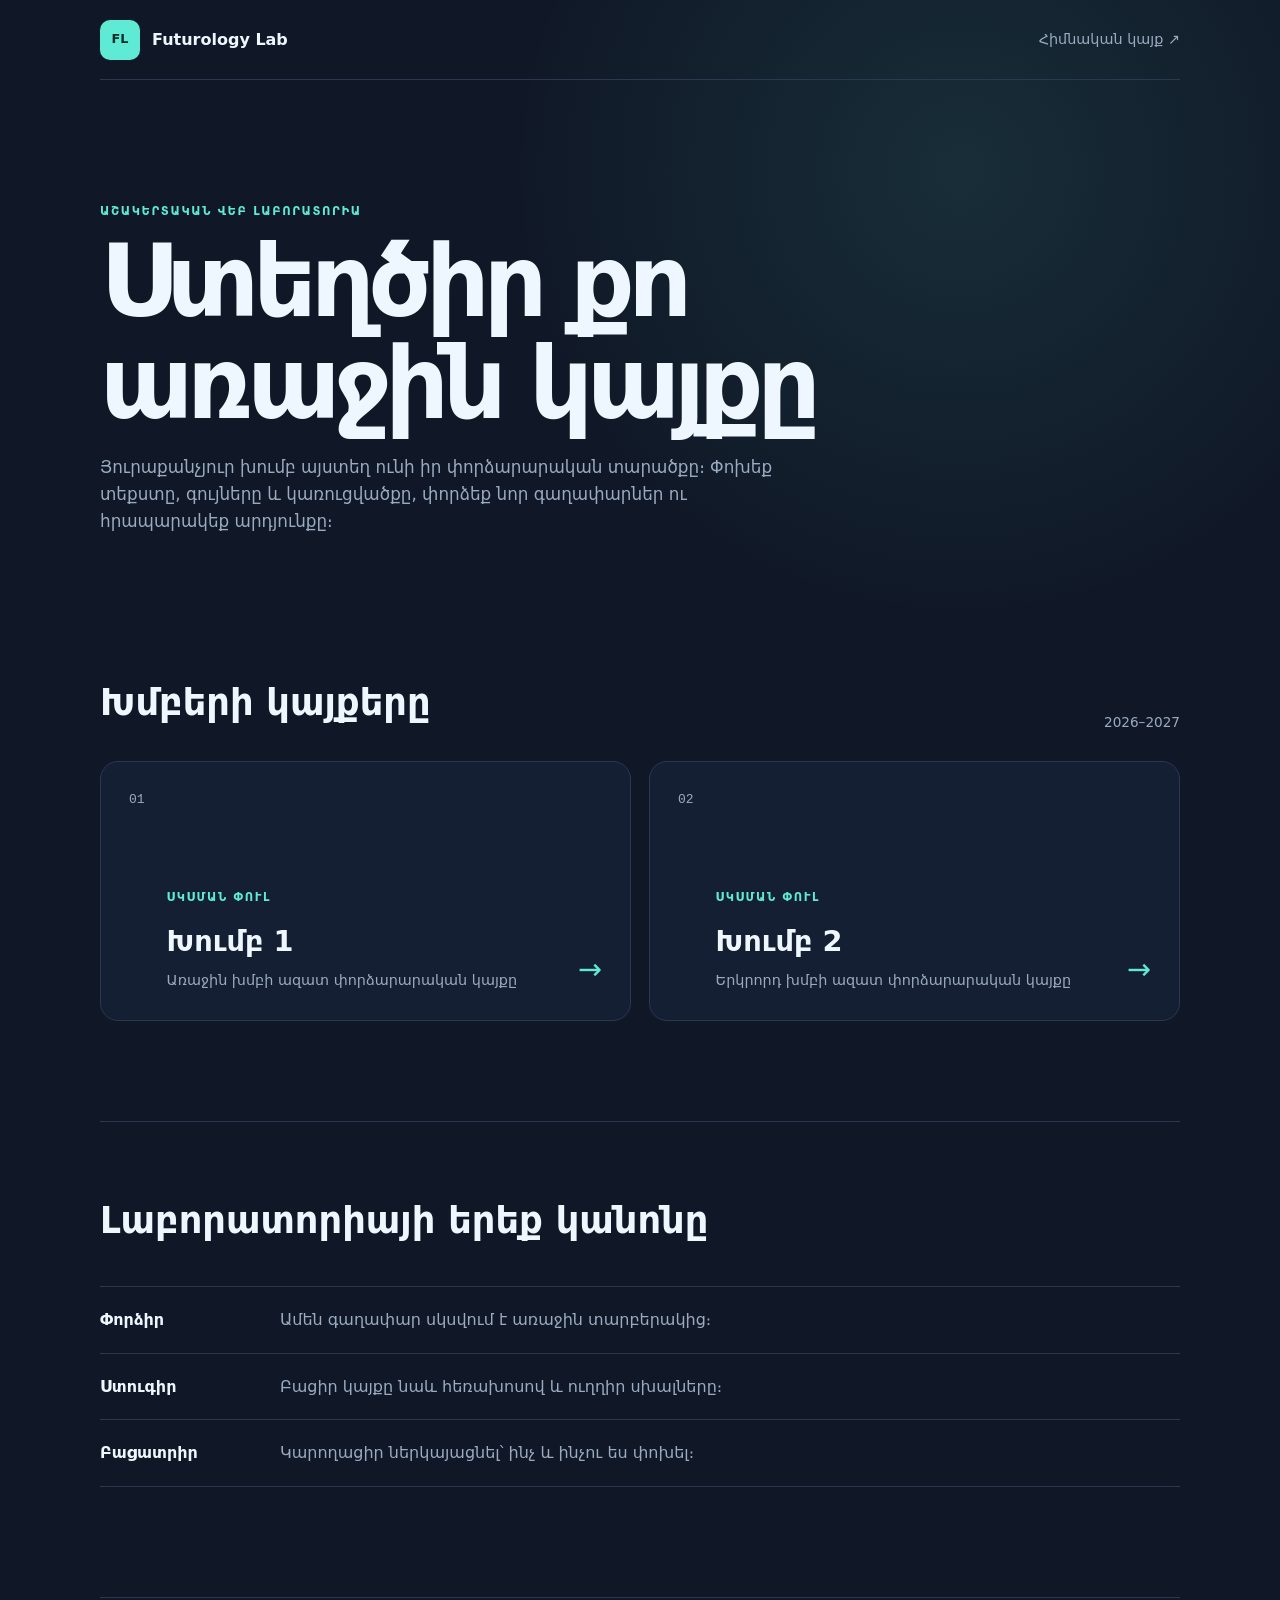
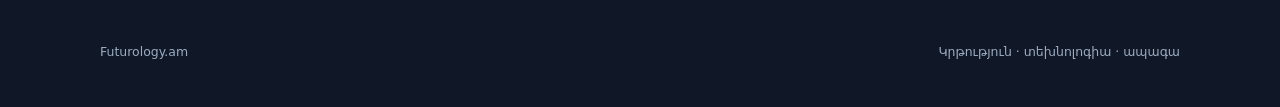
<file: index.html>
<!doctype html>
<html lang="hy">
  <head>
    <meta charset="UTF-8" />
    <meta name="viewport" content="width=device-width, initial-scale=1.0" />
    <meta name="description" content="Futurology Lab — աշակերտական կայքերի փորձարարական տարածք" />
    <meta name="theme-color" content="#101827" />
    <title>Futurology Lab</title>
    <link
      rel="icon"
      type="image/svg+xml"
      href="data:image/svg+xml,%3Csvg xmlns='http://www.w3.org/2000/svg' viewBox='0 0 64 64'%3E%3Crect width='64' height='64' rx='14' fill='%23101827'/%3E%3Cpath d='M22 13h20v6l-4 7v9l10 15H16l10-15v-9l-4-7z' fill='none' stroke='%235eead4' stroke-width='5' stroke-linejoin='round'/%3E%3C/svg%3E"
    />
    <link rel="stylesheet" href="style.css" />
  </head>
  <body>
    <header class="site-header">
      <a class="brand" href="https://futurology.am">
        <span class="brand-mark">FL</span>
        <span>Futurology Lab</span>
      </a>
      <a class="main-site" href="https://futurology.am">Հիմնական կայք ↗</a>
    </header>

    <main>
      <section class="intro">
        <p class="eyebrow">ԱՇԱԿԵՐՏԱԿԱՆ ՎԵԲ ԼԱԲՈՐԱՏՈՐԻԱ</p>
        <h1>Ստեղծիր քո առաջին կայքը</h1>
        <p>
          Յուրաքանչյուր խումբ այստեղ ունի իր փորձարարական տարածքը։ Փոխեք տեքստը,
          գույները և կառուցվածքը, փորձեք նոր գաղափարներ ու հրապարակեք արդյունքը։
        </p>
      </section>

      <section class="projects" aria-labelledby="projects-title">
        <div class="section-title">
          <h2 id="projects-title">Խմբերի կայքերը</h2>
          <span>2026–2027</span>
        </div>

        <div class="project-grid">
          <a class="project-card" href="group1/">
            <span class="number">01</span>
            <div>
              <p class="status">ՍԿՍՄԱՆ ՓՈՒԼ</p>
              <h3>Խումբ 1</h3>
              <p>Առաջին խմբի ազատ փորձարարական կայքը</p>
            </div>
            <span class="arrow">→</span>
          </a>

          <a class="project-card" href="group2/">
            <span class="number">02</span>
            <div>
              <p class="status">ՍԿՍՄԱՆ ՓՈՒԼ</p>
              <h3>Խումբ 2</h3>
              <p>Երկրորդ խմբի ազատ փորձարարական կայքը</p>
            </div>
            <span class="arrow">→</span>
          </a>
        </div>
      </section>

      <section class="rules">
        <h2>Լաբորատորիայի երեք կանոնը</h2>
        <ol>
          <li><strong>Փորձիր</strong><span>Ամեն գաղափար սկսվում է առաջին տարբերակից։</span></li>
          <li><strong>Ստուգիր</strong><span>Բացիր կայքը նաև հեռախոսով և ուղղիր սխալները։</span></li>
          <li><strong>Բացատրիր</strong><span>Կարողացիր ներկայացնել՝ ինչ և ինչու ես փոխել։</span></li>
        </ol>
      </section>
    </main>

    <footer>
      <span>Futurology.am</span>
      <span>Կրթություն · տեխնոլոգիա · ապագա</span>
    </footer>
  </body>
</html>
</file>
<file: style.css>
:root {
  --bg: #101827;
  --panel: #172236;
  --text: #eef6ff;
  --muted: #9aabc0;
  --line: #2a3850;
  --accent: #5eead4;
  --accent-dark: #092e2b;
}

* { box-sizing: border-box; }

body {
  margin: 0;
  min-width: 320px;
  color: var(--text);
  background:
    radial-gradient(circle at 75% 10%, rgba(94, 234, 212, .1), transparent 28rem),
    var(--bg);
  font-family: system-ui, -apple-system, "Segoe UI", sans-serif;
  line-height: 1.6;
}

a { color: inherit; text-decoration: none; }

.site-header,
main,
footer {
  width: min(calc(100% - 40px), 1080px);
  margin-inline: auto;
}

.site-header {
  min-height: 80px;
  display: flex;
  align-items: center;
  justify-content: space-between;
  gap: 20px;
  border-bottom: 1px solid var(--line);
}

.brand { display: flex; align-items: center; gap: 12px; font-weight: 750; }
.brand-mark {
  width: 40px;
  height: 40px;
  display: grid;
  place-items: center;
  border-radius: 10px;
  color: var(--accent-dark);
  background: var(--accent);
  font-size: .8rem;
  font-weight: 900;
}

.main-site { color: var(--muted); font-size: .9rem; }
.main-site:hover { color: var(--accent); }

.intro { padding: 110px 0 90px; }
.eyebrow, .status { color: var(--accent); font-size: .72rem; font-weight: 800; letter-spacing: .14em; }
h1 { max-width: 800px; margin: 10px 0 20px; font-size: clamp(2.8rem, 8vw, 6.2rem); line-height: 1.02; letter-spacing: -.06em; }
.intro > p:last-child { max-width: 680px; margin: 0; color: var(--muted); font-size: 1.05rem; }

.projects { padding: 50px 0 100px; }
.section-title { display: flex; align-items: end; justify-content: space-between; gap: 20px; margin-bottom: 28px; }
.section-title h2, .rules h2 { margin: 0; font-size: clamp(1.5rem, 4vw, 2.3rem); }
.section-title span { color: var(--muted); font-size: .85rem; }
.project-grid { display: grid; grid-template-columns: 1fr 1fr; gap: 18px; }
.project-card {
  min-height: 260px;
  padding: 28px;
  display: grid;
  grid-template-columns: auto 1fr auto;
  align-items: end;
  gap: 22px;
  border: 1px solid var(--line);
  border-radius: 18px;
  background: rgba(23, 34, 54, .82);
  transition: transform .2s ease, border-color .2s ease;
}
.project-card:hover { transform: translateY(-4px); border-color: var(--accent); }
.number { align-self: start; color: var(--muted); font-family: monospace; }
.project-card h3 { margin: 5px 0; font-size: 1.8rem; }
.project-card p:last-child { margin: 0; color: var(--muted); font-size: .9rem; }
.arrow { color: var(--accent); font-size: 1.8rem; }

.rules { padding: 70px 0 110px; border-top: 1px solid var(--line); }
.rules ol { margin: 35px 0 0; padding: 0; list-style: none; border-top: 1px solid var(--line); }
.rules li { padding: 20px 0; display: grid; grid-template-columns: 180px 1fr; border-bottom: 1px solid var(--line); }
.rules li::before { counter-increment: item; }
.rules span { color: var(--muted); }

footer { min-height: 110px; padding: 30px 0; display: flex; align-items: center; justify-content: space-between; gap: 20px; border-top: 1px solid var(--line); color: var(--muted); font-size: .78rem; }

@media (max-width: 700px) {
  .site-header, main, footer { width: min(calc(100% - 28px), 1080px); }
  .intro { padding: 80px 0 60px; }
  .project-grid { grid-template-columns: 1fr; }
  .project-card { min-height: 220px; }
  .rules li { grid-template-columns: 1fr; gap: 5px; }
  footer { align-items: start; flex-direction: column; justify-content: center; }
}
</file>
